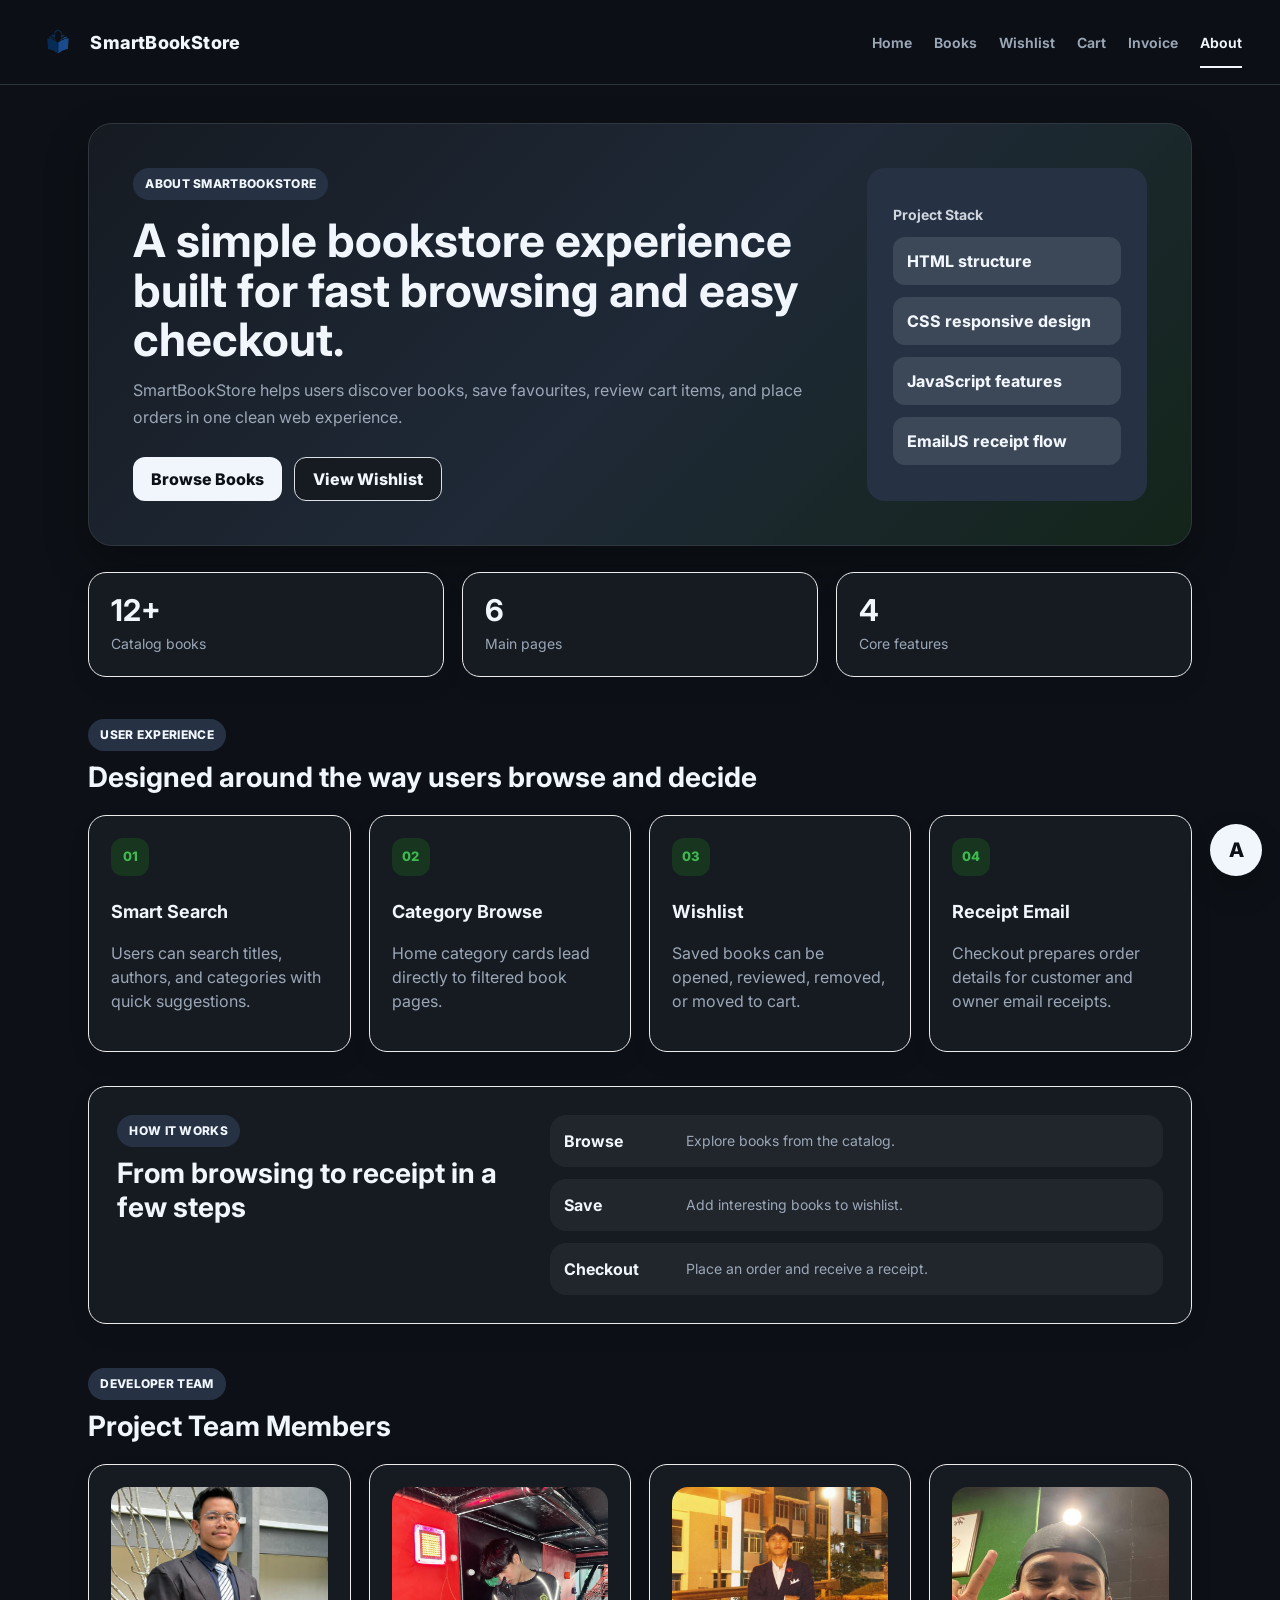
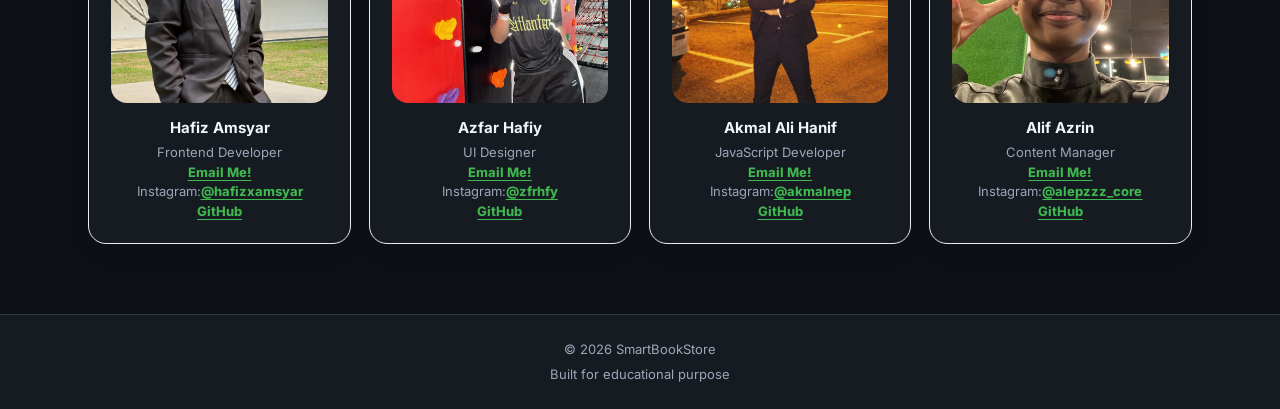
<file: about.html>
<!DOCTYPE html>
<!-- Presentation note: About page menerangkan identiti SmartBookStore, kelebihan sistem, proses pembelian, dan ahli kumpulan. -->
<html lang="en">
<head>
  <meta charset="UTF-8">
  <meta name="viewport" content="width=device-width, initial-scale=1.0">
  <title>About - SmartBookStore</title>
  <link rel="preconnect" href="https://fonts.googleapis.com">
  <link rel="preconnect" href="https://fonts.gstatic.com" crossorigin>
  <link href="https://fonts.googleapis.com/css2?family=Inter:wght@400;500;600;700;800&display=swap" rel="stylesheet">
  <link rel="stylesheet" href="assets/css/main.css">
</head>

<body class="about-body">
  <div class="page-wrapper">
    <header class="navbar">
      <a href="index.html" class="logo">
        <img src="assets/images/logo.png" alt="SmartBookStore logo" class="logo-img">
        <span>SmartBookStore</span>
      </a>

      <nav class="nav-links">
        <a href="index.html">Home</a>
        <a href="books.html">Books</a>
        <a href="wishlist.html">Wishlist</a>
        <a href="cart.html">Cart</a>
        <a href="invoice.html">Invoice</a>
        <a href="about.html" class="active">About</a>
      </nav>
    </header>

    <main class="about-page">
      <section class="about-hero">
        <div>
          <span class="about-label">About SmartBookStore</span>
          <h1>A simple bookstore experience built for fast browsing and easy checkout.</h1>
          <p>
            SmartBookStore helps users discover books, save favourites, review cart items,
            and place orders in one clean web experience.
          </p>

          <div class="about-actions">
            <a href="books.html" class="hero-btn primary">Browse Books</a>
            <a href="wishlist.html" class="hero-btn secondary">View Wishlist</a>
          </div>
        </div>

        <div class="about-highlight">
          <strong>Project Stack</strong>
          <span>HTML structure</span>
          <span>CSS responsive design</span>
          <span>JavaScript features</span>
          <span>EmailJS receipt flow</span>
        </div>
      </section>

      <section class="about-stats">
        <div>
          <strong>12+</strong>
          <span>Catalog books</span>
        </div>
        <div>
          <strong>6</strong>
          <span>Main pages</span>
        </div>
        <div>
          <strong>4</strong>
          <span>Core features</span>
        </div>
      </section>

      <section class="about-section-heading">
        <span class="about-label">User Experience</span>
        <h2>Designed around the way users browse and decide</h2>
      </section>

      <section class="feature-grid">
        <article class="feature-card">
          <span>01</span>
          <h3>Smart Search</h3>
          <p>Users can search titles, authors, and categories with quick suggestions.</p>
        </article>

        <article class="feature-card">
          <span>02</span>
          <h3>Category Browse</h3>
          <p>Home category cards lead directly to filtered book pages.</p>
        </article>

        <article class="feature-card">
          <span>03</span>
          <h3>Wishlist</h3>
          <p>Saved books can be opened, reviewed, removed, or moved to cart.</p>
        </article>

        <article class="feature-card">
          <span>04</span>
          <h3>Receipt Email</h3>
          <p>Checkout prepares order details for customer and owner email receipts.</p>
        </article>
      </section>

      <section class="about-process">
        <div>
          <span class="about-label">How It Works</span>
          <h2>From browsing to receipt in a few steps</h2>
        </div>
        <div class="process-list">
          <div><strong>Browse</strong><span>Explore books from the catalog.</span></div>
          <div><strong>Save</strong><span>Add interesting books to wishlist.</span></div>
          <div><strong>Checkout</strong><span>Place an order and receive a receipt.</span></div>
        </div>
      </section>

      <section class="about-section-heading team-heading">
        <span class="about-label">Developer Team</span>
        <h2>Project Team Members</h2>
      </section>

      <section class="team-gallery">
        <article class="team-member">
          <img src="assets/images/hafiz.jpeg" alt="Hafiz Amsyar">
          <h3>Hafiz Amsyar</h3>
          <p>Frontend Developer</p>
          <p><a href="mailto: alifazrinx2g@gmail.com">Email Me!</a></p>
          <p class="team-social">Instagram:<a href="https://instagram.com/hafizxamsyar" target="_blank" rel="noreferrer">@hafizxamsyar</a></p>
          <p><a href="https://github.com/" target="_blank" rel="noreferrer">GitHub</a> </p>
        </article>

        <article class="team-member">
          <img src="assets/images/azfar.jpeg" alt="Azfar Hafiy">
          <h3>Azfar Hafiy</h3>
          <p>UI Designer</p>
          <p><a href="mailto:azfarhafiy214@example.com">Email Me!</a></p>
          <p class="team-social">Instagram:<a href="https://instagram.com/zfrhfy" target="_blank" rel="noreferrer">@zfrhfy</a></p>
          <p><a href="https://github.com/nezzo217" target="_blank" rel="noreferrer">GitHub</a> </p>
        </article>

        <article class="team-member">
          <img src="assets/images/akmal.jpeg" alt="Akmal Ali Hanif">
          <h3>Akmal Ali Hanif</h3>
          <p>JavaScript Developer</p>
          <p><a href="mailto:akmaldr09@example.com">Email Me!</a></p>
          <p class="team-social">Instagram:<a href="https://instagram.com/akmalnep" target="_blank" rel="noreferrer">@akmalnep</a></p>
          <p><a href="https://github.com/akmaldr09-hue" target="_blank" rel="noreferrer">GitHub</a> </p>
        </article>

        <article class="team-member">
          <img src="assets/images/alip.jpeg" alt="Alif Azrin">
          <h3>Alif Azrin</h3>
          <p>Content Manager</p>
          <p><a href="mailto: alifazrinx2g@gmail.com">Email Me!</a></p>
          <p class="team-social">Instagram:<a href="https://instagram.com/alepzzz_core" target="_blank" rel="noreferrer">@alepzzz_core</a></p>
          <p><a href="https://github.com/Leppo99" target="_blank" rel="noreferrer">GitHub</a> </p>
        </article>
      </section>
    </main>
  </div>

  <footer class="footer">
    <p>&copy; 2026 SmartBookStore</p>
    <p>Built for educational purpose</p>
  </footer>

  <script type="module" src="assets/js/main.js"></script>
</body>
</html>
</file>
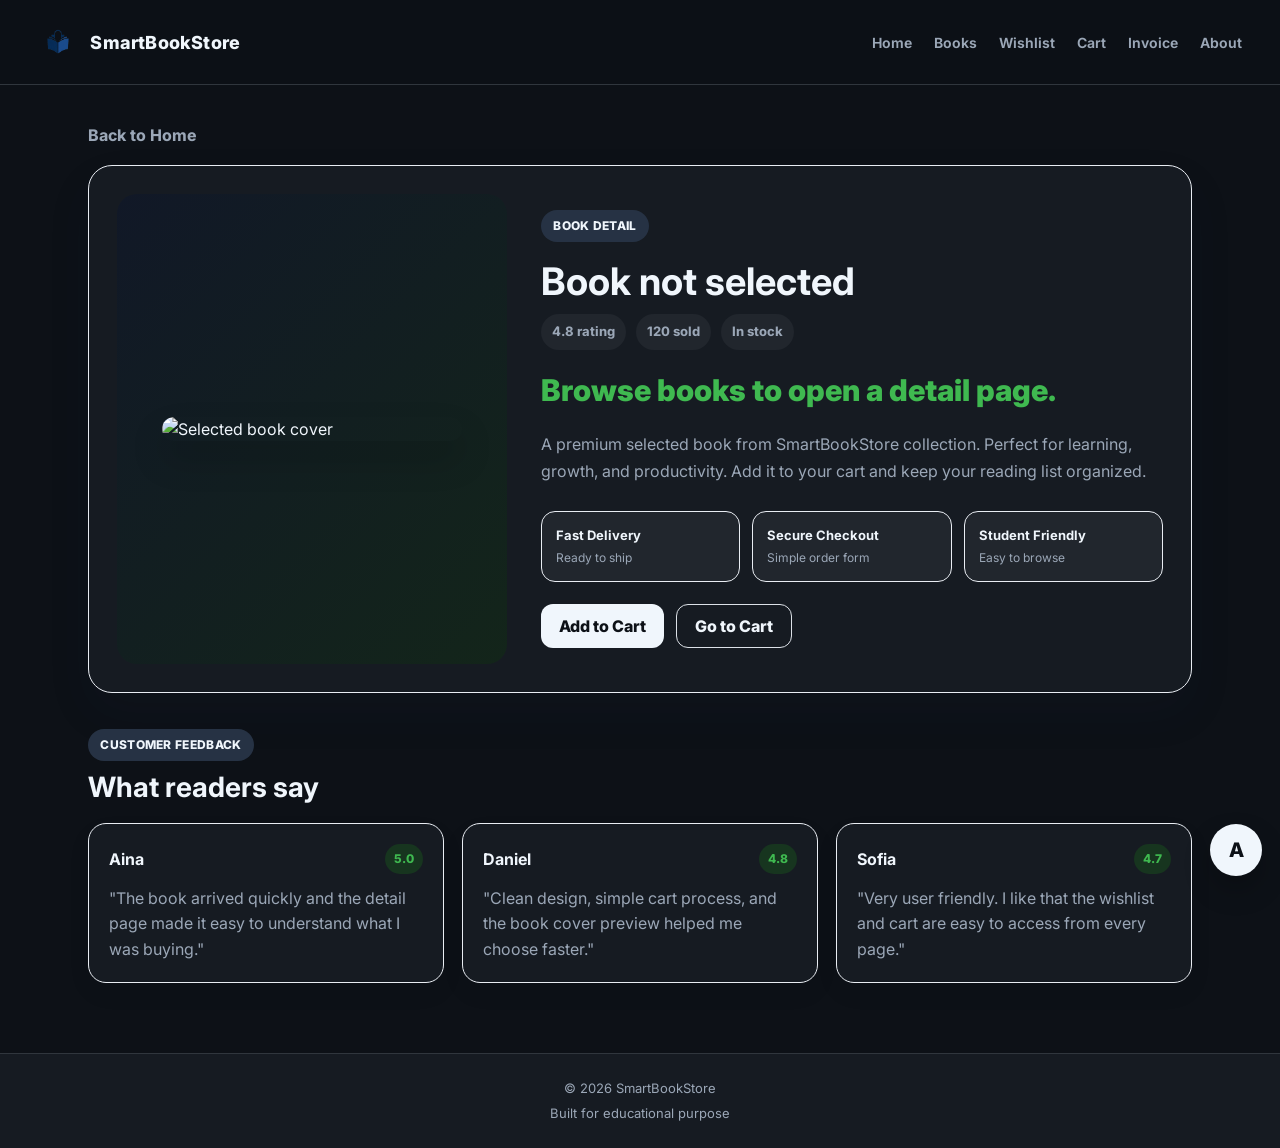
<file: detail.html>
<!DOCTYPE html>
<!-- Presentation note: Detail page paparkan buku yang dipilih daripada katalog dan beri pilihan add to cart atau kembali ke senarai buku. -->
<html lang="en">
<head>
  <meta charset="UTF-8">
  <meta name="viewport" content="width=device-width, initial-scale=1.0">
  <title>Book Detail - SmartBookStore</title>
  <link rel="preconnect" href="https://fonts.googleapis.com">
  <link rel="preconnect" href="https://fonts.gstatic.com" crossorigin>
  <link href="https://fonts.googleapis.com/css2?family=Inter:wght@400;500;600;700;800&display=swap" rel="stylesheet">
  <link rel="stylesheet" href="assets/css/main.css">
</head>

<body class="detail-body">
  <div class="page-wrapper">
    <header class="navbar">
      <a href="index.html" class="logo">
        <img src="assets/images/logo.png" alt="SmartBookStore logo" class="logo-img">
        <span>SmartBookStore</span>
      </a>

      <nav class="nav-links">
        <a href="index.html">Home</a>
        <a href="books.html">Books</a>
        <a href="wishlist.html">Wishlist</a>
        <a href="cart.html">Cart</a>
        <a href="invoice.html">Invoice</a>
        <a href="about.html">About</a>
      </nav>
    </header>

    <main class="detail-container">
      <a href="index.html" class="back-link">Back to Home</a>

      <section class="detail-card">
        <div class="detail-image">
          <img id="book-img" alt="Selected book cover">
        </div>

        <div class="detail-info">
          <span class="detail-label">Book Detail</span>
          <h1 id="book-title"></h1>

          <div class="detail-rating">
            <span>4.8 rating</span>
            <span>120 sold</span>
            <span>In stock</span>
          </div>

          <p id="book-price"></p>

          <p class="desc">
            A premium selected book from SmartBookStore collection. Perfect for learning,
            growth, and productivity. Add it to your cart and keep your reading list organized.
          </p>

          <div class="detail-benefits">
            <div>
              <strong>Fast Delivery</strong>
              <span>Ready to ship</span>
            </div>
            <div>
              <strong>Secure Checkout</strong>
              <span>Simple order form</span>
            </div>
            <div>
              <strong>Student Friendly</strong>
              <span>Easy to browse</span>
            </div>
          </div>

          <div class="detail-actions">
            <button id="detail-add-cart" type="button">Add to Cart</button>
            <a href="cart.html">Go to Cart</a>
          </div>
        </div>
      </section>

      <section class="feedback-section">
        <div class="section-title">
          <span class="home-label">Customer Feedback</span>
          <h2>What readers say</h2>
        </div>

        <div class="feedback-grid">
          <article class="feedback-card">
            <div class="feedback-top">
              <strong>Aina</strong>
              <span>5.0</span>
            </div>
            <p>"The book arrived quickly and the detail page made it easy to understand what I was buying."</p>
          </article>

          <article class="feedback-card">
            <div class="feedback-top">
              <strong>Daniel</strong>
              <span>4.8</span>
            </div>
            <p>"Clean design, simple cart process, and the book cover preview helped me choose faster."</p>
          </article>

          <article class="feedback-card">
            <div class="feedback-top">
              <strong>Sofia</strong>
              <span>4.7</span>
            </div>
            <p>"Very user friendly. I like that the wishlist and cart are easy to access from every page."</p>
          </article>
        </div>
      </section>
    </main>

    <div id="toast"></div>
    <script type="module" src="assets/js/main.js"></script>
  </div>

  <footer class="footer">
    <p>&copy; 2026 SmartBookStore</p>
    <p>Built for educational purpose</p>
  </footer>
</body>
</html>
</file>
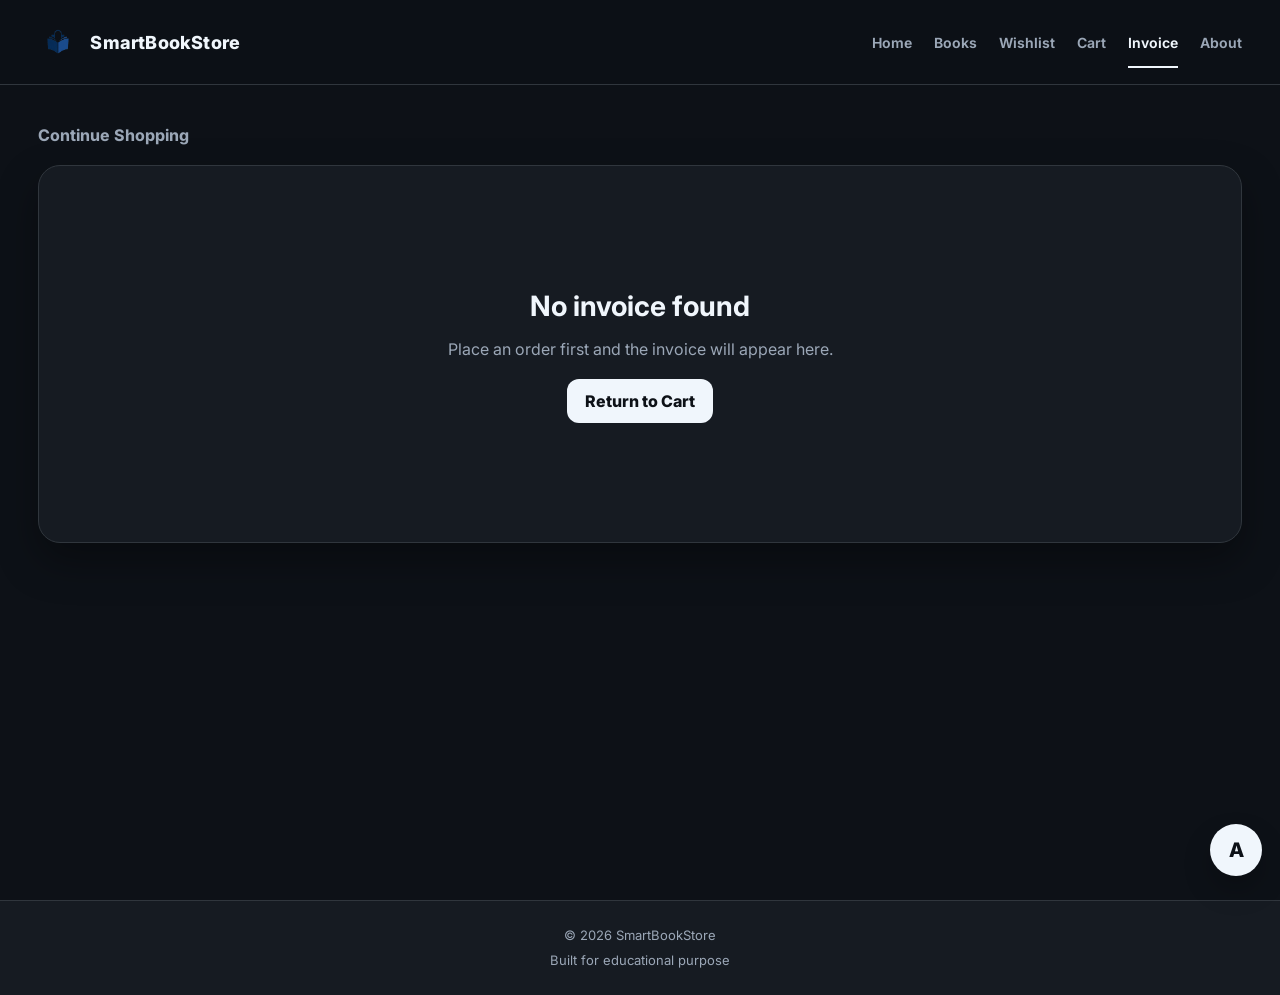
<file: invoice.html>
<!DOCTYPE html>
<!-- Presentation note: Invoice page memaparkan ringkasan order, payment, tracking, alamat, dan sejarah pembelian daripada localStorage. -->
<html lang="en">
<head>
  <meta charset="UTF-8">
  <meta name="viewport" content="width=device-width, initial-scale=1.0">
  <title>Invoice - SmartBookStore</title>
  <link rel="preconnect" href="https://fonts.googleapis.com">
  <link rel="preconnect" href="https://fonts.gstatic.com" crossorigin>
  <link href="https://fonts.googleapis.com/css2?family=Inter:wght@400;500;600;700;800&display=swap" rel="stylesheet">
  <link rel="stylesheet" href="assets/css/main.css">
</head>
<body class="invoice-body">
  <div class="page-wrapper">
    <header class="navbar">
      <a href="index.html" class="logo">
        <img src="assets/images/logo.png" alt="SmartBookStore logo" class="logo-img">
        <span>SmartBookStore</span>
      </a>
      <nav class="nav-links">
        <a href="index.html">Home</a>
        <a href="books.html">Books</a>
        <a href="wishlist.html">Wishlist</a>
        <a href="cart.html">Cart</a>
        <a href="invoice.html">Invoice</a>
        <a href="about.html">About</a>
      </nav>
    </header>

    <main class="invoice-page">
      <a href="books.html" class="back-link">Continue Shopping</a>

      <section id="invoiceContent" class="invoice-shell">
        <div class="invoice-empty">
          <strong>No invoice found</strong>
          <span>Place an order first and the invoice will appear here.</span>
          <a href="cart.html">Return to Cart</a>
        </div>
      </section>
    </main>
  </div>

  <footer class="footer">
    <p>&copy; 2026 SmartBookStore</p>
    <p>Built for educational purpose</p>
  </footer>

  <script type="module" src="assets/js/main.js"></script>
</body>
</html>
</file>
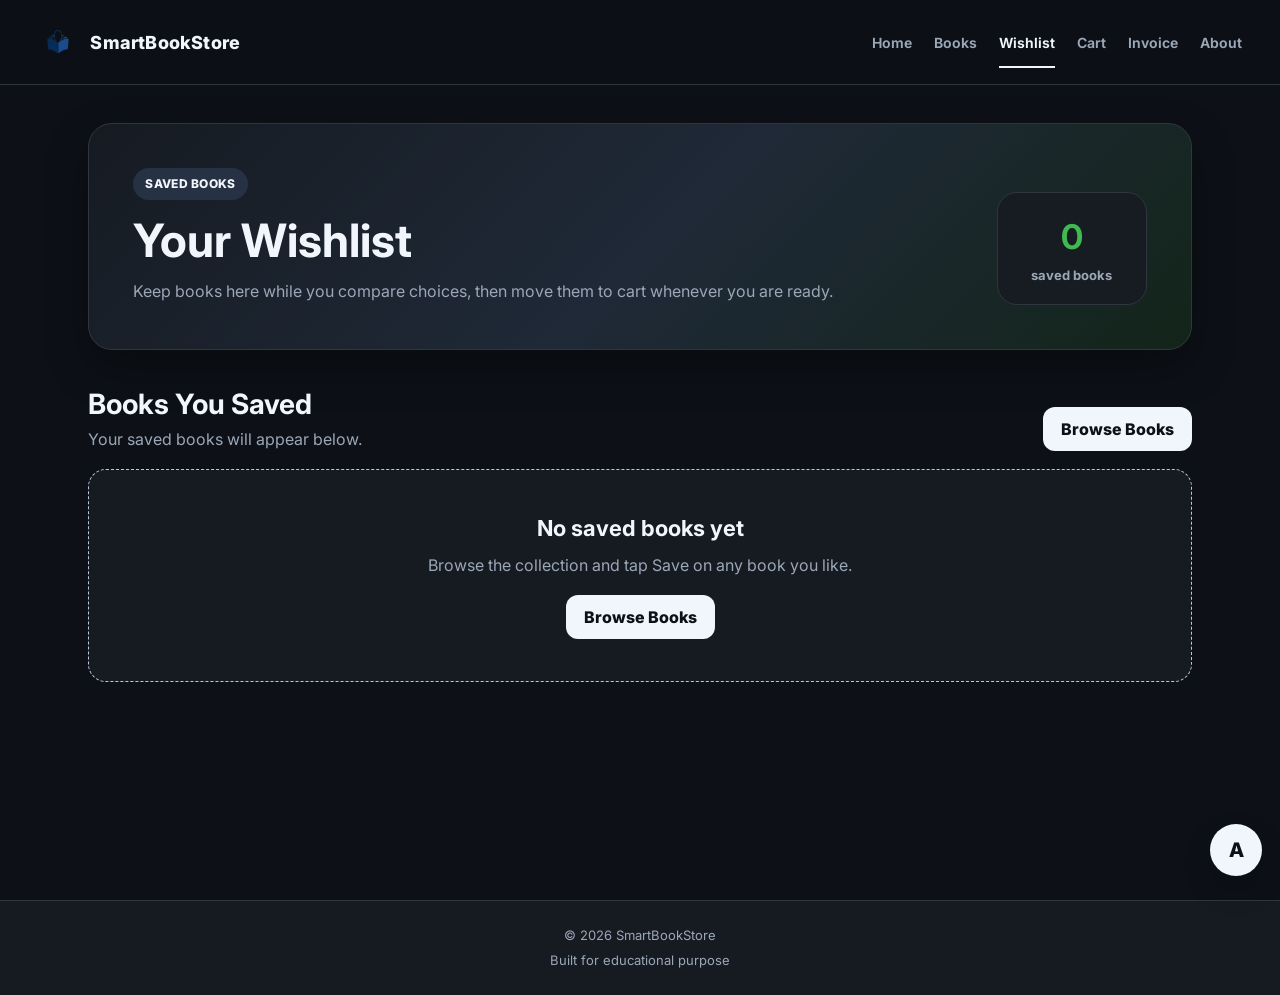
<file: wishlist.html>
<!DOCTYPE html>
<!-- Presentation note: Wishlist page memaparkan buku yang user simpan dan membenarkan user buang item atau tambah terus ke cart. -->
<html lang="en">
<head>
  <meta charset="UTF-8">
  <meta name="viewport" content="width=device-width, initial-scale=1.0">
  <title>Wishlist - SmartBookStore</title>
  <link rel="preconnect" href="https://fonts.googleapis.com">
  <link rel="preconnect" href="https://fonts.gstatic.com" crossorigin>
  <link href="https://fonts.googleapis.com/css2?family=Inter:wght@400;500;600;700;800&display=swap" rel="stylesheet">
  <link rel="stylesheet" href="assets/css/main.css">
</head>

<body class="wishlist-body">
  <div class="page-wrapper">
    <header class="navbar">
      <a href="index.html" class="logo">
        <img src="assets/images/logo.png" alt="SmartBookStore logo" class="logo-img">
        <span>SmartBookStore</span>
      </a>

      <nav class="nav-links">
        <a href="index.html">Home</a>
        <a href="books.html">Books</a>
        <a href="wishlist.html" class="active">Wishlist</a>
        <a href="cart.html">Cart</a>
        <a href="invoice.html">Invoice</a>
        <a href="about.html">About</a>
      </nav>
    </header>

    <main class="wishlist-page">
      <section class="wishlist-hero">
        <div>
          <span class="wishlist-label">Saved Books</span>
          <h1>Your Wishlist</h1>
          <p>Keep books here while you compare choices, then move them to cart whenever you are ready.</p>
        </div>
        <div class="wishlist-summary">
          <strong id="wishlist-count">0</strong>
          <span>saved books</span>
        </div>
      </section>

      <section class="wishlist-toolbar">
        <div>
          <h2>Books You Saved</h2>
          <p id="wishlist-helper">Your saved books will appear below.</p>
        </div>
        <a href="books.html" class="wishlist-browse-btn">Browse Books</a>
      </section>

      <div id="wishlist-container" class="wishlist-grid"></div>
    </main>

    <div id="toast"></div>
    <script type="module" src="assets/js/main.js"></script>
  </div>

  <footer class="footer">
    <p>&copy; 2026 SmartBookStore</p>
    <p>Built for educational purpose</p>
  </footer>
</body>
</html>
</file>
<file: assets/css/main.css>
/* =========================================================
   SmartBookStore main stylesheet
   Struktur: foundation -> layout -> components -> pages -> responsive.
   Presentation note: File ini kawal rupa keseluruhan website termasuk responsive layout, cards, forms, accessibility panel, dan back-to-top button.
   ========================================================= */

* {
  box-sizing: border-box;
}

:root {
  --bg: #0d1117;
  --surface: #161b22;
  --surface-soft: #21262d;
  --text: #f0f6fc;
  --muted: #9ba7b7;
  --line: #30363d;
  --accent: #3fb950;
  --accent-soft: #17351f;
  --nav-bg: rgba(13, 17, 23, 0.9);
  --glass-bg: rgba(22, 27, 34, 0.88);
  --hero-bg: linear-gradient(135deg, #161b22 0%, #1f2937 52%, #13251a 100%);
  --detail-bg: linear-gradient(135deg, #111827, #13251a);
  --label-bg: #263244;
  --label-text: #f0f6fc;
  --button-bg: #f0f6fc;
  --button-text: #0d1117;
  --button-hover-bg: #3fb950;
  --button-hover-text: #08130b;
  --footer-text: #9ba7b7;
  --shadow: 0 18px 40px rgba(0, 0, 0, 0.35);
  --radius: 18px;
  --container: 1180px;
  --container-wide: 1280px;
  --page-pad: clamp(14px, 3vw, 40px);
  --section-gap: clamp(24px, 4vw, 44px);
  --card-pad: clamp(16px, 2.4vw, 28px);
  --touch-target: 44px;
}

body.light-mode {
  --bg: #f4f6f8;
  --surface: #ffffff;
  --surface-soft: #f8fafc;
  --text: #111111;
  --muted: #555555;
  --line: #e1e7f0;
  --accent: #146c43;
  --accent-soft: #e8f4ed;
  --nav-bg: rgba(255, 255, 255, 0.9);
  --glass-bg: rgba(255, 255, 255, 0.94);
  --hero-bg: linear-gradient(135deg, #ffffff 0%, #f9fbff 48%, #eef8f1 100%);
  --detail-bg: linear-gradient(135deg, #f8fafc, #eef8f1);
  --label-bg: #111111;
  --label-text: #ffffff;
  --button-bg: #111111;
  --button-text: #ffffff;
  --button-hover-bg: #146c43;
  --button-hover-text: #ffffff;
  --footer-text: #777777;
  --shadow: 0 14px 35px rgba(24, 39, 75, 0.08);
}

body.light-mode .wishlist-actions .remove-btn,
body.light-mode .remove-btn {
  background: #fff1f1;
  color: #c62828;
}

html {
  scroll-behavior: smooth;
  -webkit-text-size-adjust: 100%;
}

body {
  min-width: 0;
  margin: 0;
  overflow-x: hidden;
  background: var(--bg);
  color: var(--text);
  color-scheme: dark;
  font-family: "Inter", "Segoe UI", Arial, sans-serif;
  line-height: 1.5;
}

body.light-mode {
  color-scheme: light;
}

img {
  max-width: 100%;
  display: block;
}

button,
input,
select,
textarea {
  font: inherit;
  max-width: 100%;
}

button,
a {
  -webkit-tap-highlight-color: transparent;
}

a {
  color: inherit;
}

button,
select,
input,
textarea {
  min-height: var(--touch-target);
}

button:focus-visible,
a:focus-visible,
input:focus-visible,
select:focus-visible,
textarea:focus-visible {
  outline: 3px solid color-mix(in srgb, var(--accent) 70%, transparent);
  outline-offset: 3px;
}

.page-wrapper {
  display: flex;
  min-width: 0;
  min-height: 100vh;
  flex-direction: column;
}

/* Shared navigation digunakan oleh semua page. */
.navbar {
  position: sticky;
  top: 0;
  z-index: 1000;
  display: flex;
  align-items: center;
  justify-content: space-between;
  gap: clamp(14px, 2vw, 24px);
  padding: clamp(14px, 2vw, 22px) var(--page-pad);
  border-bottom: 1px solid var(--line);
  background: var(--nav-bg);
  backdrop-filter: blur(10px);
}

.logo {
  color: var(--text);
  font-size: 18px;
  font-weight: 800;
  letter-spacing: 0.2px;
  text-decoration: none;
}

.header-right,
.nav-links {
  display: flex;
  align-items: center;
  gap: clamp(10px, 1.8vw, 22px);
  min-width: 0;
}

.nav-links a {
  position: relative;
  display: inline-flex;
  min-height: 38px;
  align-items: center;
  color: var(--muted);
  font-size: 14px;
  font-weight: 650;
  text-decoration: none;
  white-space: nowrap;
}

.nav-links a:hover,
.nav-links a.active {
  color: var(--text);
}

.nav-links a.active::after {
  content: "";
  position: absolute;
  left: 0;
  bottom: -7px;
  width: 100%;
  height: 2px;
  background: var(--text);
}

.footer {
  width: 100%;
  margin-top: auto;
  padding: 20px var(--page-pad);
  border-top: 1px solid var(--line);
  background: var(--surface);
  color: var(--footer-text);
  text-align: center;
  font-size: 13px;
}

.footer p {
  margin: 5px 0;
}

/* Labels dan buttons dikongsi supaya visual konsisten. */
.home-label,
.books-label,
.cart-label,
.wishlist-label,
.detail-label,
.about-label,
.invoice-label {
  display: inline-flex;
  width: fit-content;
  padding: 7px 12px;
  border-radius: 999px;
  background: var(--label-bg);
  color: var(--label-text);
  font-size: 12px;
  font-weight: 800;
  letter-spacing: 0.3px;
  text-transform: uppercase;
}

.hero-btn,
.wishlist-browse-btn,
.wishlist-empty a {
  display: inline-flex;
  align-items: center;
  justify-content: center;
  min-height: 44px;
  padding: 0 18px;
  border-radius: 12px;
  font-weight: 800;
  text-decoration: none;
}

.hero-btn.primary,
.wishlist-browse-btn,
.wishlist-empty a {
  background: var(--button-bg);
  color: var(--button-text);
}

.hero-btn.secondary {
  border: 1px solid #dce1e7;
  background: var(--surface);
  color: var(--text);
}

.home-page,
.books-page,
.cart-page,
.wishlist-page,
.detail-container,
.about-page {
  width: min(100%, var(--container));
  margin: 0 auto;
  padding: clamp(26px, 4vw, 38px) var(--page-pad) 70px;
}

.home-page {
  padding-top: 18px;
}

/* Search and suggestions */
.search-box {
  position: relative;
  width: min(100%, 640px);
}

.home-page > .search-box,
.home-search {
  width: min(100%, 980px);
  margin: 0 auto 20px;
}

.header-right .search-box {
  width: clamp(240px, 34vw, 420px);
  min-width: 0;
}

.search-control {
  display: grid;
  grid-template-columns: minmax(0, 1fr) 44px;
  gap: 6px;
}

.search-box input {
  width: 100%;
  padding: 0 16px;
  border: 1px solid #d3dae6;
  border-radius: 14px;
  background: var(--surface);
  color: var(--text);
  outline: none;
  box-shadow: 0 8px 20px rgba(15, 23, 42, 0.05);
}

.search-submit {
  display: grid;
  min-width: var(--touch-target);
  min-height: var(--touch-target);
  place-items: center;
  border: 0;
  border-radius: 10px;
  background: transparent;
  color: var(--text);
  cursor: pointer;
}

.search-submit span {
  position: relative;
  width: 18px;
  height: 18px;
  border: 3px solid currentColor;
  border-radius: 50%;
}

.search-submit span::after {
  content: "";
  position: absolute;
  right: -8px;
  bottom: -6px;
  width: 10px;
  height: 3px;
  border-radius: 999px;
  background: currentColor;
  transform: rotate(45deg);
  transform-origin: left center;
}

.search-submit:hover,
.search-submit:focus-visible {
  background: var(--surface-soft);
  color: var(--accent);
}

.search-box input:focus {
  border-color: var(--text);
  box-shadow: 0 0 0 4px rgba(17, 17, 17, 0.08);
}

#suggestionBox {
  position: absolute;
  top: calc(100% + 8px);
  left: 0;
  right: 0;
  z-index: 1200;
}

.suggestion-item {
  display: flex;
  width: 100%;
  align-items: center;
  gap: 12px;
  margin-bottom: 8px;
  padding: 11px 12px;
  border: 1px solid #edf1f7;
  border-radius: 14px;
  background: var(--surface);
  color: var(--text);
  text-align: left;
  cursor: pointer;
  box-shadow: 0 14px 30px rgba(15, 23, 42, 0.12);
  overflow-wrap: anywhere;
}

.suggestion-item:hover {
  background: var(--surface-soft);
}

.suggestion-item img {
  width: 42px;
  height: 56px;
  flex: 0 0 auto;
  border-radius: 7px;
  background: #e5e7eb;
  object-fit: cover;
}

.suggestion-item strong,
.suggestion-item small {
  display: block;
}

.suggestion-item small {
  margin-top: 3px;
  color: var(--muted);
  font-size: 12px;
}

.suggestion-item.no-result {
  justify-content: center;
  color: var(--muted);
  cursor: default;
}

/* Book card component */
.books,
.book-grid {
  display: grid;
  grid-template-columns: repeat(auto-fit, minmax(min(220px, 100%), 1fr));
  gap: 18px;
}

.home-search-source {
  display: none;
  margin-top: 28px;
}

.scroll-container,
.recommendation-row {
  display: flex;
  gap: 16px;
  overflow-x: auto;
  padding: 3px 2px 16px;
  scroll-snap-type: x proximity;
  scrollbar-width: thin;
}

.scroll-container .book-card,
.recommendation-row .book-card {
  flex: 0 0 clamp(200px, 22vw, 240px);
  scroll-snap-align: start;
}

.book-card {
  position: relative;
  display: flex;
  min-width: 0;
  min-height: 100%;
  flex-direction: column;
  overflow: hidden;
  padding: 14px;
  border: 1px solid var(--line);
  border-radius: var(--radius);
  background: var(--surface);
  box-shadow: 0 10px 24px rgba(15, 23, 42, 0.06);
  transition: transform 0.22s ease, box-shadow 0.22s ease, border-color 0.22s ease;
}

.book-card:hover {
  border-color: #b8c8dd;
  transform: translateY(-5px);
  box-shadow: 0 18px 35px rgba(15, 23, 42, 0.1);
}

.book-card img {
  width: 100%;
  aspect-ratio: 3 / 4;
  border-radius: 12px;
  background: #e5e7eb;
  object-fit: cover;
}

.book-card h3 {
  min-height: 2.7em;
  margin: 12px 0 6px;
  color: var(--text);
  font-size: 16px;
  line-height: 1.35;
  overflow-wrap: anywhere;
}

.price {
  margin: 0;
  color: var(--accent);
  font-size: 17px;
  font-weight: 850;
}

.publisher,
.stock {
  margin: 7px 0 0;
  font-size: 13px;
}

.publisher {
  color: var(--muted);
}

.stock {
  color: var(--accent);
  font-weight: 750;
}

.meta {
  display: flex;
  flex-wrap: wrap;
  gap: 7px;
  margin: 12px 0;
}

.meta span {
  min-width: 0;
  padding: 5px 8px;
  border-radius: 999px;
  background: var(--accent-soft);
  color: var(--text);
  font-size: 12px;
  font-weight: 750;
}

.book-card > button {
  width: 100%;
  min-height: var(--touch-target);
  margin-top: auto;
  border: 0;
  border-radius: 12px;
  background: var(--button-bg);
  color: var(--button-text);
  cursor: pointer;
  font-weight: 800;
}

.book-card > button:hover,
.clear-filter-btn:hover,
.checkout-btn:hover,
.wishlist-actions .add-cart-btn:hover {
  background: var(--button-hover-bg);
  color: var(--button-hover-text);
}

.card-top {
  position: absolute;
  top: 22px;
  right: 22px;
  z-index: 2;
}

.wish-btn {
  display: inline-flex;
  width: auto;
  min-width: 58px;
  height: 36px;
  align-items: center;
  justify-content: center;
  padding: 0 11px;
  border: 0;
  border-radius: 999px;
  background: var(--glass-bg);
  color: var(--text);
  box-shadow: 0 8px 18px rgba(15, 23, 42, 0.16);
  cursor: pointer;
  font-size: 12px;
  font-weight: 850;
}

.wish-btn.saved {
  background: var(--button-bg);
  color: var(--button-text);
}

/* Home page */
.home-hero,
.about-hero,
.wishlist-hero,
.books-hero {
  display: grid;
  gap: clamp(20px, 4vw, 32px);
  padding: clamp(22px, 4vw, 44px);
  border: 1px solid var(--line);
  border-radius: 24px;
  background: var(--hero-bg);
  box-shadow: var(--shadow);
}

.home-hero {
  grid-template-columns: minmax(0, 0.8fr) minmax(min(460px, 100%), 1.2fr);
  align-items: center;
}

.home-hero h1,
.about-page h1,
.wishlist-hero h1,
.books-hero h1 {
  margin: 16px 0 12px;
  color: var(--text);
  font-size: 46px;
  line-height: 1.08;
  letter-spacing: 0;
  overflow-wrap: anywhere;
}

.home-hero p,
.about-hero p,
.wishlist-hero p,
.books-hero p,
.cart-header p {
  margin: 0;
  color: var(--muted);
  line-height: 1.7;
}

.hero-actions,
.about-actions {
  display: flex;
  flex-wrap: wrap;
  gap: 12px;
  margin-top: 26px;
}

/* Home promotion poster carousel */
.promo-carousel {
  position: relative;
  width: 100vw;
  min-height: clamp(250px, 24vw, 340px);
  margin: 0 0 0 calc(50% - 50vw);
  overflow: hidden;
  border-radius: 0;
  background: #111111;
  box-shadow: none;
}

.promo-track,
.promo-slide {
  width: 100%;
  height: 100%;
  min-height: clamp(250px, 24vw, 340px);
}

.promo-slide {
  position: absolute;
  inset: 0;
  display: grid;
  grid-template-columns: minmax(min(280px, 100%), 0.7fr) minmax(min(360px, 100%), 1fr);
  gap: clamp(20px, 4vw, 70px);
  align-items: center;
  padding: 26px clamp(54px, 7vw, 120px);
  opacity: 0;
  pointer-events: none;
  transform: translateX(24px);
  transition: opacity 0.35s ease, transform 0.35s ease;
}

.promo-slide.is-active {
  opacity: 1;
  pointer-events: auto;
  transform: translateX(0);
}

.promo-slide span {
  display: inline-flex;
  width: fit-content;
  margin-bottom: 10px;
  padding: 6px 12px;
  border-radius: 999px;
  background: rgba(255, 255, 255, 0.9);
  color: #111111;
  font-size: 12px;
  font-weight: 900;
  text-transform: uppercase;
}

.promo-slide h2 {
  max-width: 620px;
  margin: 0;
  color: #ffffff;
  font-size: clamp(36px, 5vw, 82px);
  line-height: 0.95;
}

.promo-slide p {
  max-width: 520px;
  margin: 12px 0 18px;
  color: rgba(255, 255, 255, 0.9);
  font-size: 17px;
  font-weight: 750;
}

.promo-slide a {
  display: inline-flex;
  min-height: var(--touch-target);
  align-items: center;
  justify-content: center;
  padding: 0 18px;
  border-radius: 999px;
  background: #ffffff;
  color: #111111;
  font-size: 14px;
  font-weight: 900;
  text-decoration: none;
  text-transform: uppercase;
}

.promo-sale {
  background:
    radial-gradient(circle at 90% 10%, #ffe74d 0 16%, transparent 17%),
    linear-gradient(110deg, #fff7db 0 44%, #ff2d2d 44% 100%);
}

.promo-sale h2,
.promo-sale p {
  color: #1976c9;
}

.promo-sale span,
.promo-clearance span {
  background: #ff2d2d;
  color: #ffffff;
}

.promo-sale a,
.promo-clearance a {
  background: #1976c9;
  color: #ffffff;
}

.promo-books,
.gift-cards,
.wallet-icons {
  display: flex;
  align-items: center;
  justify-content: center;
  gap: clamp(12px, 2vw, 28px);
}

.promo-books i {
  display: grid;
  width: clamp(82px, 8vw, 128px);
  height: clamp(118px, 12vw, 174px);
  place-items: center;
  padding: 10px;
  border: 5px solid #ff3030;
  border-radius: 8px;
  background: linear-gradient(145deg, #ffd44d, #fff6d7);
  color: #184d8f;
  text-align: center;
  font-size: 13px;
  font-style: normal;
  font-weight: 900;
  box-shadow: 0 12px 20px rgba(0, 0, 0, 0.22);
}

.promo-gift {
  background:
    radial-gradient(circle at 98% 50%, #ffd426 0 18%, transparent 19%),
    linear-gradient(100deg, #0069c8 0%, #0a9fe3 100%);
}

.promo-gift h2 {
  font-size: clamp(34px, 4.5vw, 72px);
  text-transform: uppercase;
  text-shadow: 0 2px 8px rgba(0, 0, 0, 0.18);
}

.gift-cards i {
  display: grid;
  width: clamp(86px, 8vw, 142px);
  height: clamp(64px, 5vw, 90px);
  place-items: center;
  border-radius: 12px;
  color: #ffffff;
  font-style: normal;
  font-size: 22px;
  font-weight: 950;
  box-shadow: 0 10px 22px rgba(0, 0, 0, 0.18);
}

.gift-cards i:nth-child(1) {
  background: linear-gradient(135deg, #ff6b00, #ffb703);
}

.gift-cards i:nth-child(2) {
  background: linear-gradient(135deg, #1ea83a, #86d33d);
}

.gift-cards i:nth-child(3) {
  background: linear-gradient(135deg, #d00078, #ff5abb);
}

.gift-cards i:nth-child(4) {
  background: linear-gradient(135deg, #5f16a8, #8c3cff);
}

.promo-wallet {
  background:
    radial-gradient(circle at 0% 50%, #fff6c7 0 20%, transparent 21%),
    linear-gradient(100deg, #e6004f 0 54%, #f7f7f7 54% 100%);
}

.promo-wallet h2 {
  color: #ffffff;
  font-size: clamp(32px, 4vw, 64px);
  text-transform: uppercase;
}

.promo-wallet p {
  color: #ffffff;
}

.wallet-icons i {
  display: grid;
  width: clamp(82px, 7vw, 118px);
  height: clamp(82px, 7vw, 118px);
  place-items: center;
  border-radius: 22px;
  background: #0f70c9;
  color: #ffffff;
  font-style: normal;
  font-size: 24px;
  font-weight: 950;
}

.wallet-icons i:nth-child(2) {
  background: #f06a24;
}

.promo-clearance {
  background: linear-gradient(100deg, #fff8c9 0 48%, #ff2c2c 48% 100%);
}

.promo-clearance h2 {
  color: #ffffff;
  font-size: clamp(60px, 8vw, 132px);
}

.promo-clearance p {
  color: #ffffff;
}

.promo-clearance > strong {
  color: #ff2c2c;
  font-size: clamp(34px, 4vw, 64px);
  line-height: 1;
}

.promo-nav {
  position: absolute;
  top: 50%;
  z-index: 4;
  display: grid;
  width: var(--touch-target);
  height: var(--touch-target);
  place-items: center;
  border: 0;
  border-radius: 50%;
  background: rgba(255, 255, 255, 0.78);
  color: #16858d;
  cursor: pointer;
  font-size: 30px;
  font-weight: 900;
  transform: translateY(-50%);
}

.promo-prev {
  left: 14px;
}

.promo-next {
  right: 14px;
}

.promo-dots {
  position: absolute;
  right: 0;
  bottom: 18px;
  left: 0;
  z-index: 4;
  display: flex;
  justify-content: center;
  gap: 9px;
}

.promo-dots button {
  width: 12px;
  height: 12px;
  padding: 0;
  border: 1px solid #111111;
  border-radius: 50%;
  background: rgba(255, 255, 255, 0.9);
  cursor: pointer;
}

.promo-dots button.active {
  background: #111111;
}

.home-section {
  margin-top: var(--section-gap);
}

.section-title {
  margin-bottom: 18px;
}

.section-title h2,
.books-section-heading h2,
.all-books-heading h2,
.wishlist-toolbar h2,
.about-page h2 {
  margin: 10px 0 0;
  color: var(--text);
  font-size: 28px;
  line-height: 1.2;
  letter-spacing: 0;
}

.centered-title {
  text-align: center;
}

.popular-category-grid {
  display: grid;
  grid-template-columns: repeat(auto-fit, minmax(min(230px, 100%), 1fr));
  gap: clamp(18px, 3vw, 28px);
  margin-top: 28px;
}

.popular-category-card {
  display: block;
  min-height: 0;
  padding: 10px;
  border-radius: var(--radius);
  color: var(--text);
  text-align: center;
  text-decoration: none;
  transition: 0.25s;
}

.popular-category-card:hover {
  background: var(--surface-soft);
  transform: translateY(-5px);
}

.popular-category-card h3 {
  margin: 0 0 18px;
  color: #16858d;
  font-size: 24px;
  line-height: 1.2;
}

.category-covers {
  position: relative;
  display: flex;
  min-height: 170px;
  align-items: flex-end;
  justify-content: center;
}

.category-covers img {
  width: 30%;
  height: 150px;
  border-radius: 2px;
  object-fit: cover;
  box-shadow: 0 12px 22px rgba(0, 0, 0, 0.2);
}

.category-covers img:nth-child(1) {
  transform: translateX(12px) rotate(-2deg);
}

.category-covers img:nth-child(2) {
  z-index: 2;
  width: 36%;
  height: 190px;
}

.category-covers img:nth-child(3) {
  transform: translateX(-12px) rotate(2deg);
}

/* Books page */
.books-hero {
  grid-template-columns: 1fr auto;
  align-items: end;
}

.hero-stats,
.wishlist-summary {
  min-width: 150px;
  padding: 18px;
  border: 1px solid var(--line);
  border-radius: 20px;
  background: var(--glass-bg);
  text-align: center;
}

.hero-stats strong,
.wishlist-summary strong {
  display: block;
  color: var(--accent);
  font-size: 34px;
}

.hero-stats span,
.wishlist-summary span {
  color: var(--muted);
  font-size: 13px;
  font-weight: 700;
}

.books-toolbar {
  display: grid;
  grid-template-columns: repeat(2, minmax(min(220px, 100%), 1fr)) minmax(120px, auto);
  gap: 14px;
  align-items: end;
  margin: 22px 0 30px;
  padding: 16px;
  border: 1px solid var(--line);
  border-radius: var(--radius);
  background: var(--glass-bg);
  box-shadow: var(--shadow);
  backdrop-filter: blur(10px);
}

.book-filter span {
  display: block;
  margin-bottom: 7px;
  color: var(--muted);
  font-size: 13px;
  font-weight: 800;
}

.book-filter select,
.clear-filter-btn {
  width: 100%;
  min-height: var(--touch-target);
  border: 1px solid #cbd5e1;
  border-radius: 12px;
  background: var(--surface);
  color: var(--text);
  font-weight: 700;
}

.book-filter select {
  padding: 0 12px;
}

.clear-filter-btn {
  padding: 0 18px;
  background: var(--button-bg);
  color: var(--button-text);
  cursor: pointer;
}

.books-recommendation-section {
  margin-bottom: 32px;
}

.books-section-heading {
  margin-bottom: 16px;
}

.all-books-heading {
  display: flex;
  align-items: flex-end;
  justify-content: space-between;
  gap: 18px;
  margin: 8px 0 18px;
}

.all-books-heading p {
  margin: 0;
  color: var(--muted);
}

.book-empty-state {
  margin-top: 16px;
  padding: 34px;
  border: 1px dashed #b8c8dd;
  border-radius: var(--radius);
  background: var(--surface);
  text-align: center;
}

.book-empty-state strong,
.book-empty-state span {
  display: block;
}

.book-empty-state span {
  margin-top: 8px;
  color: var(--muted);
}

.book-empty-state .clear-filter-btn {
  width: auto;
  min-width: 150px;
  margin-top: 18px;
}

/* Back-to-top button muncul selepas user scroll jauh dalam Books page. */
.back-to-top-btn {
  position: fixed;
  right: 18px;
  bottom: 92px;
  z-index: 1800;
  display: grid;
  width: 48px;
  height: 48px;
  place-items: center;
  border: 1px solid var(--line);
  border-radius: 50%;
  background: var(--button-bg);
  color: var(--button-text);
  cursor: pointer;
  box-shadow: 0 14px 28px rgba(0, 0, 0, 0.22);
  font-size: 22px;
  font-weight: 900;
  opacity: 0;
  pointer-events: none;
  transform: translateY(12px);
  transition: opacity 0.2s ease, transform 0.2s ease, background 0.2s ease, color 0.2s ease;
}

.back-to-top-btn.show {
  opacity: 1;
  pointer-events: auto;
  transform: translateY(0);
}

.back-to-top-btn:hover,
.back-to-top-btn:focus-visible {
  background: var(--button-hover-bg);
  color: var(--button-hover-text);
  outline: none;
}

/* Wishlist page */
.wishlist-hero {
  grid-template-columns: 1fr auto;
  align-items: end;
}

.wishlist-toolbar {
  display: flex;
  align-items: flex-end;
  justify-content: space-between;
  gap: 18px;
  margin: 28px 0 18px;
}

.wishlist-toolbar p {
  margin: 6px 0 0;
  color: var(--muted);
}

.wishlist-grid {
  display: grid;
  grid-template-columns: repeat(auto-fit, minmax(min(230px, 100%), 1fr));
  gap: 18px;
}

.wishlist-card {
  display: flex;
  min-width: 0;
  min-height: 100%;
  flex-direction: column;
  overflow: hidden;
  padding: 14px;
  border: 1px solid var(--line);
  border-radius: var(--radius);
  background: var(--surface);
  box-shadow: 0 10px 24px rgba(15, 23, 42, 0.06);
  cursor: pointer;
  transition: 0.22s ease;
}

.wishlist-card:hover {
  border-color: #b8c8dd;
  transform: translateY(-5px);
}

.wishlist-card img {
  width: 100%;
  aspect-ratio: 3 / 4;
  border-radius: 12px;
  background: #e5e7eb;
  object-fit: cover;
}

.wishlist-card-content {
  display: flex;
  flex: 1;
  flex-direction: column;
}

.wishlist-card h3 {
  min-height: 2.7em;
  margin: 12px 0 6px;
  font-size: 16px;
  line-height: 1.35;
  overflow-wrap: anywhere;
}

.wishlist-actions {
  display: grid;
  grid-template-columns: repeat(2, minmax(0, 1fr));
  gap: 8px;
  margin-top: auto;
  padding-top: 14px;
}

.wishlist-actions button {
  min-height: var(--touch-target);
  border: 0;
  border-radius: 12px;
  cursor: pointer;
  font-size: 13px;
  font-weight: 800;
}

.wishlist-actions .add-cart-btn {
  background: var(--button-bg);
  color: var(--button-text);
}

.wishlist-actions .remove-btn,
.remove-btn {
  background: #351b1f;
  color: #ff9aa5;
}

.wishlist-empty {
  grid-column: 1 / -1;
  padding: 42px;
  border: 1px dashed #b8c8dd;
  border-radius: var(--radius);
  background: var(--surface);
  text-align: center;
}

.wishlist-empty strong,
.wishlist-empty span {
  display: block;
}

.wishlist-empty strong {
  font-size: 22px;
}

.wishlist-empty span {
  margin: 8px 0 18px;
  color: var(--muted);
}

/* Cart page */
.cart-header {
  display: flex;
  align-items: flex-end;
  justify-content: space-between;
  margin-bottom: 24px;
}

.cart-header h1 {
  margin: 14px 0 8px;
  font-size: 38px;
  line-height: 1.1;
}

.cart-layout {
  display: grid;
  grid-template-columns: minmax(0, 1fr) minmax(320px, 360px);
  gap: 24px;
  align-items: start;
}

.cart-list-panel,
.checkout-panel {
  min-width: 0;
  border: 1px solid #e9edf3;
  border-radius: var(--radius);
  background: var(--surface);
  box-shadow: var(--shadow);
}

.cart-list-panel,
.checkout-panel {
  padding: 22px;
}

.checkout-panel {
  position: sticky;
  top: 98px;
}

.cart-panel-header {
  display: flex;
  align-items: center;
  justify-content: space-between;
  gap: 16px;
  margin-bottom: 18px;
}

.cart-panel-header h2,
.checkout-panel h2 {
  margin: 0;
  font-size: 20px;
}

#cart-count {
  color: var(--muted);
  font-size: 14px;
  font-weight: 650;
}

.cart-item {
  display: flex;
  min-width: 0;
  align-items: center;
  gap: 16px;
  padding: 16px 0;
  border-bottom: 1px solid #eef1f4;
}

.cart-item:last-child {
  border-bottom: 0;
}

.cart-item img {
  width: 76px;
  height: 104px;
  flex: 0 0 auto;
  border-radius: 10px;
  background: var(--surface-soft);
  object-fit: cover;
}

.cart-info {
  flex: 1;
  min-width: 0;
}

.cart-info h3 {
  margin: 0;
  font-size: 16px;
  overflow-wrap: anywhere;
}

.cart-info .price {
  margin: 6px 0 12px;
}

.qty-control {
  display: flex;
  width: fit-content;
  align-items: center;
  gap: 10px;
  padding: 5px;
  border-radius: 999px;
  background: var(--surface-soft);
}

.qty-control button {
  width: 34px;
  min-width: 34px;
  height: 34px;
  min-height: 34px;
  border: 0;
  border-radius: 50%;
  background: var(--button-bg);
  color: var(--button-text);
  cursor: pointer;
  font-weight: 800;
}

.qty-control span {
  min-width: 18px;
  color: var(--text);
  text-align: center;
  font-weight: 700;
}

.cart-right {
  flex: 0 0 auto;
  min-width: 100px;
  text-align: right;
}

.subtotal {
  margin-bottom: 10px;
  color: var(--text);
  font-weight: 800;
}

.remove-btn {
  border: 0;
  border-radius: 999px;
  min-height: 36px;
  padding: 7px 12px;
  cursor: pointer;
  font-size: 12px;
  font-weight: 750;
}

.empty-cart {
  display: grid;
  justify-items: center;
  gap: 10px;
  padding: 42px 20px;
  border: 1px dashed #d7dde5;
  border-radius: 14px;
  background: var(--surface-soft);
  color: var(--muted);
  text-align: center;
}

.empty-cart strong {
  color: var(--text);
  font-size: 22px;
}

.empty-cart span {
  max-width: 360px;
}

.empty-cart a {
  display: inline-flex;
  min-height: var(--touch-target);
  align-items: center;
  justify-content: center;
  margin-top: 4px;
  padding: 0 18px;
  border-radius: 12px;
  background: var(--button-bg);
  color: var(--button-text);
  font-weight: 800;
  text-decoration: none;
}

.checkout-panel label {
  display: block;
  margin-top: 16px;
  color: var(--muted);
  font-size: 13px;
  font-weight: 750;
}

.checkout-panel input,
.checkout-panel textarea,
.checkout-panel select {
  width: 100%;
  margin-top: 7px;
  padding: 12px 13px;
  border: 1px solid #dce1e7;
  border-radius: 10px;
  background: var(--surface);
  color: var(--text);
  outline: none;
  resize: vertical;
}

.checkout-panel input:focus,
.checkout-panel textarea:focus,
.checkout-panel select:focus {
  border-color: var(--text);
  box-shadow: 0 0 0 3px rgba(17, 17, 17, 0.08);
}

.voucher-panel {
  margin-top: 18px;
  padding: 14px;
  border: 1px dashed #b8c8dd;
  border-radius: 14px;
  background: var(--surface-soft);
}

.voucher-panel label {
  margin-top: 0;
}

.voucher-control {
  display: grid;
  grid-template-columns: minmax(0, 1fr) minmax(88px, auto);
  gap: 8px;
  margin-top: 7px;
}

.voucher-control input {
  margin-top: 0;
  text-transform: uppercase;
}

.voucher-control button {
  min-height: var(--touch-target);
  padding: 0 14px;
  border: 0;
  border-radius: 10px;
  background: var(--button-bg);
  color: var(--button-text);
  cursor: pointer;
  font-weight: 800;
}

#voucher-message {
  margin: 9px 0 0;
  color: var(--muted);
  font-size: 12px;
  line-height: 1.4;
}

#voucher-message.success {
  color: var(--accent);
  font-weight: 750;
}

#voucher-message.error {
  color: #c62828;
  font-weight: 750;
}

.cart-summary {
  margin-top: 20px;
  padding: 16px;
  border-radius: 14px;
  background: var(--surface-soft);
}

.cart-summary div {
  display: flex;
  align-items: center;
  justify-content: space-between;
  gap: 16px;
  padding: 8px 0;
  color: var(--muted);
  font-size: 14px;
}

.cart-summary strong {
  color: var(--text);
}

.summary-total {
  margin-top: 8px;
  border-top: 1px solid #e1e5eb;
  font-size: 16px;
  font-weight: 850;
}

.checkout-btn {
  width: 100%;
  margin-top: 18px;
  padding: 14px 18px;
  border: 0;
  border-radius: 12px;
  background: var(--button-bg);
  color: var(--button-text);
  cursor: pointer;
  font-weight: 800;
}

/* Invoice page */
.invoice-page {
  width: 100%;
  max-width: var(--container-wide);
  margin: 0 auto;
  padding: clamp(26px, 4vw, 38px) var(--page-pad) 70px;
}

.order-confirmation {
  display: grid;
  gap: 5px;
  margin-bottom: 18px;
  padding: 16px 18px;
  border: 1px solid rgba(63, 185, 80, 0.45);
  border-radius: 16px;
  background: var(--accent-soft);
}

.order-confirmation strong {
  color: var(--accent);
  font-size: 18px;
}

.order-confirmation span {
  color: var(--muted);
  line-height: 1.5;
}

.invoice-shell,
.invoice-card {
  min-width: 0;
  border: 1px solid var(--line);
  background: var(--surface);
}

.invoice-shell {
  width: 100%;
  overflow: hidden;
  padding: var(--card-pad);
  border-radius: 22px;
  box-shadow: var(--shadow);
}

.invoice-header {
  display: flex;
  align-items: flex-end;
  justify-content: space-between;
  gap: 24px;
  margin-bottom: 28px;
}

.invoice-header h1 {
  margin: 14px 0 6px;
  font-size: 38px;
  line-height: 1.1;
  overflow-wrap: anywhere;
}

.invoice-header p {
  margin: 0;
  color: var(--muted);
}

.invoice-status {
  min-width: 170px;
  padding: 16px;
  border-radius: 16px;
  background: var(--surface-soft);
  text-align: right;
}

.invoice-status strong,
.invoice-status span {
  display: block;
}

.invoice-status strong {
  color: var(--accent);
  font-size: 20px;
}

.invoice-status span {
  margin-top: 4px;
  color: var(--muted);
  font-weight: 750;
}

.invoice-grid {
  display: grid;
  grid-template-columns: minmax(0, 1fr) minmax(300px, 340px);
  gap: 24px;
  align-items: start;
}

.invoice-main,
.invoice-side {
  display: grid;
  min-width: 0;
  gap: 18px;
}

.invoice-card {
  padding: clamp(16px, 2vw, 22px);
  border-radius: 18px;
}

.invoice-card h2 {
  margin: 0 0 14px;
  font-size: 21px;
}

.invoice-card-heading {
  display: flex;
  align-items: center;
  justify-content: space-between;
  gap: 18px;
  margin-bottom: 16px;
}

.invoice-card-heading h2 {
  margin: 0;
}

.invoice-card-heading span {
  color: var(--muted);
  font-size: 13px;
  font-weight: 750;
}

.invoice-table-wrap {
  max-width: 100%;
  overflow-x: auto;
  -webkit-overflow-scrolling: touch;
}

.invoice-table {
  width: 100%;
  min-width: 680px;
  border-collapse: collapse;
}

.invoice-table th,
.invoice-table td {
  padding: 16px 0;
  border-bottom: 1px solid #eef1f4;
  text-align: left;
}

.invoice-table th {
  color: var(--muted);
  font-size: 12px;
  font-weight: 850;
  letter-spacing: 0.3px;
  text-transform: uppercase;
}

.invoice-table td {
  vertical-align: top;
  color: var(--text);
  font-size: 15px;
}

.invoice-table td:not(:first-child),
.invoice-table th:not(:first-child) {
  text-align: right;
}

.invoice-table strong,
.invoice-table span {
  display: block;
  overflow-wrap: anywhere;
}

.invoice-table span {
  margin-top: 6px;
  color: var(--muted);
  font-size: 12px;
}

.tracking-box {
  display: flex;
  align-items: center;
  justify-content: space-between;
  gap: 16px;
  padding: 16px;
  border: 1px solid #dce8f2;
  border-radius: 16px;
  background: var(--surface-soft);
}

.tracking-box strong,
.tracking-box span {
  display: block;
}

.tracking-box span {
  margin-top: 4px;
  color: var(--muted);
}

.tracking-box a {
  color: var(--text);
  font-weight: 800;
}

.tracking-steps {
  display: grid;
  gap: 0;
  margin: 18px 0 0;
  padding: 0;
  list-style: none;
}

.tracking-steps li {
  position: relative;
  display: grid;
  grid-template-columns: 28px 1fr;
  gap: 12px;
  padding-bottom: 18px;
}

.tracking-steps li::before {
  content: "";
  position: absolute;
  top: 18px;
  bottom: 0;
  left: 8px;
  width: 2px;
  background: #d8dee8;
}

.tracking-steps li:last-child::before {
  display: none;
}

.tracking-steps li > span {
  width: 18px;
  height: 18px;
  margin-top: 2px;
  border: 2px solid #cbd5e1;
  border-radius: 50%;
  background: var(--surface);
}

.tracking-steps li.done > span {
  border-color: var(--accent);
  background: var(--accent);
}

.tracking-steps strong,
.tracking-steps small {
  display: block;
}

.tracking-steps small {
  margin-top: 4px;
  color: var(--muted);
}

.invoice-totals p {
  display: flex;
  align-items: center;
  justify-content: space-between;
  gap: 16px;
  margin: 0;
  padding: 9px 0;
  color: var(--muted);
}

.invoice-totals strong {
  color: var(--text);
}

.invoice-totals .grand-total {
  margin-top: 8px;
  border-top: 1px solid #e1e5eb;
  color: var(--text);
  font-size: 20px;
  font-weight: 850;
}

.history-card p {
  margin: 0;
  color: var(--muted);
}

.history-heading {
  align-items: flex-start;
}

.history-tools {
  display: inline-flex;
  align-items: center;
  gap: 10px;
}

.history-clear-btn {
  min-height: 32px;
  padding: 0 10px;
  border: 1px solid rgba(255, 154, 165, 0.45);
  border-radius: 999px;
  background: #351b1f;
  color: #ff9aa5;
  cursor: pointer;
  font-size: 12px;
  font-weight: 850;
}

body.light-mode .history-clear-btn {
  background: #fff1f1;
  color: #c62828;
}

.history-list {
  display: grid;
  gap: 10px;
}

.history-item {
  display: flex;
  min-width: 0;
  align-items: center;
  justify-content: space-between;
  gap: 12px;
  padding: 12px;
  border: 1px solid #e8edf3;
  border-radius: 14px;
  background: var(--surface-soft);
  color: var(--text);
  text-decoration: none;
  transition: 0.2s ease;
}

.history-item:hover,
.history-item.active {
  border-color: #b8c8dd;
  background: var(--accent-soft);
}

.history-item strong,
.history-item small {
  display: block;
  overflow-wrap: anywhere;
}

.history-item small {
  margin-top: 4px;
  color: var(--muted);
  font-size: 12px;
}

.history-item b {
  flex: 0 0 auto;
  color: var(--accent);
}

.address-card p {
  margin: 8px 0;
  color: var(--muted);
  line-height: 1.55;
  overflow-wrap: anywhere;
}

.address-card strong {
  color: var(--text);
}

.invoice-empty {
  display: grid;
  min-height: 320px;
  place-items: center;
  align-content: center;
  gap: 10px;
  text-align: center;
}

.invoice-empty strong {
  font-size: 28px;
}

.invoice-empty span {
  color: var(--muted);
}

.invoice-empty a {
  display: inline-flex;
  min-height: var(--touch-target);
  align-items: center;
  justify-content: center;
  margin-top: 8px;
  padding: 0 18px;
  border-radius: 12px;
  background: var(--button-bg);
  color: var(--button-text);
  font-weight: 800;
  text-decoration: none;
}

/* Detail page */
.back-link {
  display: inline-flex;
  margin-bottom: 18px;
  color: var(--muted);
  font-weight: 750;
  text-decoration: none;
}

.back-link:hover {
  color: var(--text);
}

.detail-card {
  display: grid;
  grid-template-columns: minmax(min(320px, 100%), 390px) minmax(0, 1fr);
  gap: clamp(22px, 4vw, 34px);
  align-items: stretch;
  padding: var(--card-pad);
  border: 1px solid #e9edf3;
  border-radius: 24px;
  background: var(--surface);
  box-shadow: 0 20px 45px rgba(24, 39, 75, 0.08);
}

.detail-image {
  display: flex;
  min-height: clamp(320px, 42vw, 470px);
  align-items: center;
  justify-content: center;
  padding: 24px;
  border-radius: 20px;
  background: var(--detail-bg);
}

.detail-image img {
  width: 100%;
  max-width: 300px;
  max-height: 420px;
  border-radius: 16px;
  object-fit: cover;
  box-shadow: 0 18px 34px rgba(0, 0, 0, 0.18);
}

.detail-info {
  display: flex;
  flex-direction: column;
  justify-content: center;
}

.detail-info h1 {
  margin: 18px 0 12px;
  font-size: 38px;
  line-height: 1.12;
  overflow-wrap: anywhere;
}

.detail-rating {
  display: flex;
  flex-wrap: wrap;
  gap: 10px;
  margin-bottom: 18px;
}

.detail-rating span {
  padding: 8px 11px;
  border-radius: 999px;
  background: var(--surface-soft);
  color: var(--muted);
  font-size: 13px;
  font-weight: 750;
}

#book-price {
  margin: 0;
  color: var(--accent);
  font-size: 30px;
  font-weight: 850;
}

.desc {
  max-width: 620px;
  margin: 18px 0;
  color: var(--muted);
  line-height: 1.7;
}

.detail-benefits {
  display: grid;
  grid-template-columns: repeat(3, minmax(0, 1fr));
  gap: 12px;
  margin: 8px 0 22px;
}

.detail-benefits div {
  padding: 14px;
  border: 1px solid #e9edf3;
  border-radius: 14px;
  background: var(--surface-soft);
}

.detail-benefits strong,
.detail-benefits span {
  display: block;
}

.detail-benefits strong {
  font-size: 13px;
}

.detail-benefits span {
  margin-top: 4px;
  color: var(--muted);
  font-size: 12px;
}

.detail-actions {
  display: flex;
  flex-wrap: wrap;
  gap: 12px;
}

.detail-actions button,
.detail-actions a {
  display: inline-flex;
  min-height: var(--touch-target);
  align-items: center;
  justify-content: center;
  padding: 0 18px;
  border-radius: 12px;
  font-weight: 800;
  text-decoration: none;
}

.detail-actions button {
  border: 0;
  background: var(--button-bg);
  color: var(--button-text);
  cursor: pointer;
}

.detail-actions a {
  border: 1px solid #dce1e7;
  background: var(--surface);
  color: var(--text);
}

.feedback-section {
  margin-top: 36px;
}

.feedback-grid {
  display: grid;
  grid-template-columns: repeat(auto-fit, minmax(min(240px, 100%), 1fr));
  gap: 18px;
}

.feedback-card {
  padding: 20px;
  border: 1px solid #e9edf3;
  border-radius: var(--radius);
  background: var(--surface);
  box-shadow: 0 10px 24px rgba(0, 0, 0, 0.05);
}

.feedback-top {
  display: flex;
  align-items: center;
  justify-content: space-between;
  gap: 12px;
  margin-bottom: 12px;
}

.feedback-top span {
  padding: 6px 9px;
  border-radius: 999px;
  background: var(--accent-soft);
  color: var(--accent);
  font-size: 12px;
  font-weight: 800;
}

.feedback-card p {
  margin: 0;
  color: var(--muted);
  line-height: 1.6;
}

/* About page */
.about-hero {
  grid-template-columns: minmax(0, 1fr) minmax(min(260px, 100%), 280px);
  align-items: stretch;
}

.about-highlight {
  display: flex;
  min-height: 220px;
  flex-direction: column;
  justify-content: center;
  gap: 12px;
  padding: 26px;
  border-radius: var(--radius);
  background: var(--label-bg);
  color: var(--label-text);
}

.about-highlight strong {
  color: #cfd6df;
  font-size: 14px;
}

.about-highlight span {
  display: block;
  padding: 12px 14px;
  border-radius: 12px;
  background: rgba(255, 255, 255, 0.1);
  font-weight: 750;
}

.about-stats,
.feature-grid,
.team-gallery {
  display: grid;
  gap: 18px;
}

.about-stats {
  grid-template-columns: repeat(auto-fit, minmax(min(180px, 100%), 1fr));
  margin: 26px 0 42px;
}

.feature-grid,
.team-gallery {
  grid-template-columns: repeat(auto-fit, minmax(min(220px, 100%), 1fr));
}

.about-stats div,
.feature-card,
.team-member,
.about-process {
  border: 1px solid #ececec;
  border-radius: var(--radius);
  background: var(--surface);
  box-shadow: 0 10px 24px rgba(0, 0, 0, 0.05);
}

.about-stats div,
.feature-card,
.team-member {
  padding: 22px;
}

.about-stats strong {
  display: block;
  color: var(--text);
  font-size: 30px;
  line-height: 1;
}

.about-stats span {
  display: block;
  margin-top: 8px;
  color: var(--muted);
  font-size: 14px;
}

.about-section-heading {
  margin-bottom: 20px;
}

.feature-card {
  min-height: 0;
  transition: 0.25s;
}

.feature-card:hover,
.team-member:hover {
  transform: translateY(-5px);
}

.feature-card span {
  display: inline-flex;
  width: 38px;
  height: 38px;
  align-items: center;
  justify-content: center;
  border-radius: 12px;
  background: var(--accent-soft);
  color: var(--accent);
  font-size: 13px;
  font-weight: 800;
}

.feature-card h3 {
  margin: 22px 0 8px;
  font-size: 18px;
}

.feature-card p,
.about-page p {
  color: var(--muted);
}

.about-process {
  display: grid;
  grid-template-columns: minmax(0, 0.8fr) minmax(0, 1.2fr);
  gap: 24px;
  align-items: start;
  margin-top: 34px;
  padding: 28px;
}

.process-list {
  display: grid;
  gap: 12px;
}

.process-list div {
  display: grid;
  grid-template-columns: minmax(90px, 110px) minmax(0, 1fr);
  gap: 12px;
  align-items: center;
  padding: 14px;
  border-radius: 16px;
  background: var(--surface-soft);
}

.process-list span {
  color: var(--muted);
  font-size: 14px;
}

.team-heading {
  margin-top: 44px;
}

.team-member {
  text-align: center;
  transition: 0.25s;
}

.team-member img {
  width: 100%;
  aspect-ratio: 1;
  border-radius: 16px;
  object-fit: cover;
}

.team-member h3 {
  margin: 14px 0 4px;
  font-size: 15px;
}

.team-member p {
  margin: 0;
  color: var(--muted);
  font-size: 13px;
  overflow-wrap: anywhere;
}

.team-member a {
  color: var(--accent);
  font-weight: 750;
  text-decoration-thickness: 1px;
  text-underline-offset: 3px;
}

/* Toast */
#toast {
  position: fixed;
  right: var(--page-pad);
  bottom: 20px;
  z-index: 9999;
  padding: 12px 18px;
  border-radius: 12px;
  background: var(--button-bg);
  color: var(--button-text);
  opacity: 0;
  transform: translateY(12px);
  transition: 0.25s;
}

#toast.show {
  opacity: 1;
  transform: translateY(0);
}

/* Accessibility tools */
.accessibility-panel {
  position: fixed;
  right: 18px;
  bottom: 86px;
  z-index: 2147483647;
  width: min(320px, calc(100vw - 32px));
  padding: 16px;
  border: 1px solid #e9edf3;
  border-radius: var(--radius);
  background: var(--surface);
  box-shadow: 0 18px 45px rgba(24, 39, 75, 0.16);
  opacity: 0;
  pointer-events: none;
  transform: translateY(12px);
  transition: 0.25s ease;
}

.accessibility-panel.show {
  opacity: 1;
  pointer-events: auto;
  transform: translateY(0);
}

.accessibility-panel-header {
  display: flex;
  align-items: center;
  justify-content: space-between;
  gap: 12px;
  margin-bottom: 12px;
}

.accessibility-close,
.accessibility-grid button,
.accessibility-reset,
.accessibility-tab {
  cursor: pointer;
  font-weight: 800;
}

.accessibility-close {
  width: 34px;
  height: 34px;
  border: 0;
  border-radius: 50%;
  background: var(--surface-soft);
  color: var(--text);
}

.accessibility-grid {
  display: grid;
  grid-template-columns: repeat(2, 1fr);
  gap: 8px;
}

.accessibility-grid button,
.accessibility-reset {
  min-height: 42px;
  border: 1px solid var(--line);
  border-radius: 12px;
  background: var(--surface);
  color: var(--text);
  font-size: 13px;
}

.accessibility-reset {
  width: 100%;
  margin-top: 10px;
  background: var(--button-bg);
  color: var(--button-text);
}

.accessibility-tab {
  position: fixed;
  right: 18px;
  bottom: 24px;
  z-index: 2147483647;
  width: 52px;
  height: 52px;
  border: 0;
  border-radius: 50%;
  background: var(--button-bg);
  color: var(--button-text);
  font-size: 20px;
  box-shadow: 0 14px 28px rgba(0, 0, 0, 0.22);
}

body.grayscale .page-wrapper,
body.grayscale .footer {
  filter: grayscale(100%);
}

.high-contrast {
  background: #050505 !important;
  color: #ffffff !important;
}

body.negative .page-wrapper,
body.negative .footer {
  filter: invert(1);
}

.accessibility-panel,
.accessibility-tab {
  filter: none !important;
}

.light-mode {
  background: var(--bg) !important;
}

.underline-links a {
  text-decoration: underline !important;
}

.readable-font {
  font-family: Arial, sans-serif !important;
}

/* Responsive rules */
/* Presentation note: Breakpoints below progressively reduce columns and spacing so the same layout works on tablets, phones, and high browser zoom. */
@media (min-width: 1440px) {
  .home-page,
  .books-page,
  .cart-page,
  .wishlist-page,
  .detail-container,
  .about-page {
    width: min(100%, var(--container-wide));
  }

  .books,
  .book-grid {
    grid-template-columns: repeat(auto-fit, minmax(230px, 1fr));
  }
}

@media (max-width: 980px) {
  .home-hero,
  .about-hero,
  .books-hero,
  .wishlist-hero,
  .cart-layout,
  .detail-card,
  .about-process {
    grid-template-columns: 1fr;
  }

  .popular-category-grid,
  .feature-grid,
  .team-gallery {
    grid-template-columns: repeat(2, minmax(0, 1fr));
  }

  .detail-image {
    min-height: auto;
  }

  .cart-layout,
  .invoice-grid {
    grid-template-columns: 1fr;
  }

  .checkout-panel {
    position: static;
  }
}

@media (max-width: 860px) {
  .navbar,
  .header-right {
    align-items: stretch;
    flex-direction: column;
  }

  .navbar {
    padding: 16px;
  }

  .logo {
    justify-content: center;
  }

  .header-right .search-box,
  .search-box {
    width: 100%;
  }

  .nav-links {
    width: 100%;
    gap: 10px;
    flex-wrap: wrap;
    justify-content: center;
    overflow: visible;
    padding-bottom: 4px;
  }

  .nav-links a {
    flex: 1 1 92px;
    justify-content: center;
    padding: 8px 10px;
    border-radius: 999px;
    background: var(--surface-soft);
  }

  .nav-links a.active::after {
    display: none;
  }

  .books-toolbar {
    grid-template-columns: repeat(2, minmax(0, 1fr));
  }

  .books,
  .book-grid,
  .wishlist-grid {
    grid-template-columns: repeat(auto-fit, minmax(min(190px, 100%), 1fr));
  }

  .all-books-heading,
  .wishlist-toolbar,
  .invoice-header,
  .tracking-box {
    align-items: flex-start;
    flex-direction: column;
  }

  .invoice-main {
    order: 2;
  }

  .invoice-side {
    order: 1;
  }

  .invoice-side .invoice-card:not(.history-card) {
    order: 2;
  }

  .history-card {
    order: 1;
  }
}

@media (max-width: 620px) {
  :root {
    --radius: 14px;
    --page-pad: 14px;
  }

  .home-page,
  .books-page,
  .cart-page,
  .wishlist-page,
  .detail-container,
  .about-page,
  .invoice-page {
    padding: 28px 14px 52px;
  }

  .home-hero,
  .about-hero,
  .wishlist-hero,
  .books-hero,
  .detail-card,
  .cart-list-panel,
  .checkout-panel,
  .invoice-shell,
  .invoice-card {
    padding: 18px;
    border-radius: 16px;
  }

  .invoice-shell {
    padding: 14px;
  }

  .home-hero h1,
  .about-page h1,
  .wishlist-hero h1,
  .books-hero h1,
  .cart-header h1 {
    font-size: 30px;
  }

  .section-title h2,
  .books-section-heading h2,
  .all-books-heading h2,
  .wishlist-toolbar h2,
  .about-page h2 {
    font-size: 22px;
  }

  .popular-category-grid,
  .about-stats,
  .feature-grid,
  .team-gallery,
  .detail-benefits {
    grid-template-columns: 1fr;
  }

  .books,
  .book-grid,
  .wishlist-grid,
  .scroll-container,
  .recommendation-row {
    display: grid;
    grid-template-columns: repeat(2, minmax(0, 1fr));
    gap: 12px;
    overflow: visible;
  }

  .book-card,
  .wishlist-card {
    min-height: auto;
    padding: 10px;
    border-radius: 14px;
  }

  .book-card img,
  .wishlist-card img {
    border-radius: 10px;
  }

  .book-card h3,
  .wishlist-card h3 {
    min-height: 38px;
    font-size: 13px;
    line-height: 1.3;
  }

  .price {
    font-size: 15px;
  }

  .publisher,
  .stock {
    font-size: 12px;
  }

  .meta {
    gap: 5px;
    margin: 10px 0;
  }

  .meta span {
    padding: 4px 6px;
    font-size: 11px;
  }

  .book-card > button,
  .wishlist-actions button {
    min-height: var(--touch-target);
    font-size: 13px;
  }

  .card-top {
    top: 16px;
    right: 16px;
  }

  .wish-btn {
    min-width: 48px;
    height: 32px;
    padding: 0 9px;
    font-size: 11px;
  }

  .promo-carousel,
  .promo-track,
  .promo-slide {
    min-height: 320px;
  }

  .promo-slide {
    grid-template-columns: 1fr;
    padding: 28px 44px 58px;
  }

  .promo-slide h2 {
    font-size: 34px;
  }

  .promo-clearance h2 {
    font-size: 54px;
  }

  .promo-books,
  .gift-cards,
  .wallet-icons,
  .promo-clearance > strong {
    display: none;
  }

  .invoice-grid {
    grid-template-columns: 1fr;
  }

  .invoice-main {
    order: 2;
  }

  .invoice-side {
    order: 1;
  }

  .invoice-side .invoice-card:not(.history-card) {
    order: 2;
  }

  .history-card {
    order: 1;
  }

  .invoice-header h1 {
    font-size: 25px;
  }

  .invoice-status {
    width: 100%;
    min-width: 0;
    padding: 14px;
    text-align: left;
  }

  .invoice-card h2 {
    font-size: 19px;
  }

  .invoice-card-heading {
    align-items: flex-start;
    flex-direction: column;
    gap: 6px;
  }

  .invoice-table {
    min-width: 0;
    table-layout: fixed;
  }

  .invoice-table th,
  .invoice-table td {
    padding: 12px 4px;
    font-size: 12px;
  }

  .invoice-table th {
    font-size: 10px;
    letter-spacing: 0;
  }

  .invoice-table th:first-child,
  .invoice-table td:first-child {
    width: 42%;
  }

  .invoice-table span,
  .tracking-steps small,
  .history-item small {
    font-size: 11px;
  }

  .tracking-box {
    padding: 14px;
  }

  .history-item {
    align-items: flex-start;
    flex-direction: column;
    gap: 8px;
  }

  .history-item b {
    align-self: flex-start;
  }

  .invoice-totals p {
    gap: 10px;
    font-size: 13px;
  }

  .invoice-totals .grand-total {
    font-size: 17px;
  }

  .address-card p {
    font-size: 14px;
  }

  .scroll-container .book-card,
  .recommendation-row .book-card {
    flex-basis: auto;
  }

  .wishlist-actions {
    grid-template-columns: 1fr;
  }

  .cart-item {
    display: grid;
    grid-template-columns: 70px minmax(0, 1fr);
    align-items: flex-start;
  }

  .cart-item img {
    width: 62px;
    height: 86px;
  }

  .cart-right {
    grid-column: 1 / -1;
    width: 100%;
    text-align: left;
  }

  .logo-img {
    width: 32px;
  }

  .process-list div {
    grid-template-columns: 1fr;
  }

  .accessibility-panel {
    right: 12px;
    bottom: 78px;
    width: calc(100vw - 24px);
  }

  .accessibility-tab {
    right: 12px;
    bottom: 18px;
  }

  .back-to-top-btn {
    right: 12px;
    bottom: 82px;
    width: 44px;
    height: 44px;
    font-size: 20px;
  }
}

@media (max-width: 480px) {
  .navbar {
    align-items: stretch;
  }

  .logo span {
    overflow-wrap: anywhere;
  }

  .nav-links {
    display: grid;
    grid-template-columns: repeat(3, minmax(0, 1fr));
  }

  .nav-links a {
    min-width: 0;
    font-size: 13px;
  }

  .books-toolbar,
  .voucher-control,
  .wishlist-actions,
  .detail-actions {
    grid-template-columns: 1fr;
  }

  .detail-actions button,
  .detail-actions a,
  .hero-actions a,
  .about-actions a,
  .wishlist-browse-btn {
    width: 100%;
  }

  .cart-panel-header,
  .history-tools,
  .invoice-totals p,
  .cart-summary div {
    align-items: flex-start;
    flex-direction: column;
    gap: 6px;
  }

  .cart-item {
    grid-template-columns: 62px minmax(0, 1fr);
  }

  .cart-item img {
    width: 58px;
    height: 80px;
  }

  .cart-right {
    min-width: 0;
  }
}

@media (max-width: 340px) {
  .books,
  .book-grid,
  .wishlist-grid,
  .scroll-container,
  .recommendation-row {
    grid-template-columns: 1fr;
  }

  .nav-links {
    grid-template-columns: repeat(2, minmax(0, 1fr));
  }

  .promo-slide {
    padding-right: 38px;
    padding-left: 38px;
  }
}

@media (max-width: 420px) {
  .invoice-table,
  .invoice-table thead,
  .invoice-table tbody,
  .invoice-table tr,
  .invoice-table td {
    display: block;
    width: 100%;
  }

  .invoice-table thead {
    display: none;
  }

  .invoice-table tr {
    padding: 12px 0;
    border-bottom: 1px solid var(--line);
  }

  .invoice-table td {
    display: flex;
    justify-content: space-between;
    gap: 14px;
    padding: 6px 0;
    border-bottom: 0;
    text-align: right;
  }

  .invoice-table td::before {
    flex: 0 0 76px;
    color: var(--muted);
    text-align: left;
    font-size: 11px;
    font-weight: 850;
    text-transform: uppercase;
  }

  .invoice-table td:nth-child(1)::before {
    content: "Product";
  }

  .invoice-table td:nth-child(2)::before {
    content: "Price";
  }

  .invoice-table td:nth-child(3)::before {
    content: "Qty";
  }

  .invoice-table td:nth-child(4)::before {
    content: "Total";
  }

  .invoice-table td:first-child {
    width: 100%;
  }
}

.logo {
  display: flex;
  align-items: center;
  gap: 12px;
}

.logo-img {
  width: 40px;
  max-width: 100%;
  height: auto;
  display: block;
  object-fit: contain;
}
</file>
